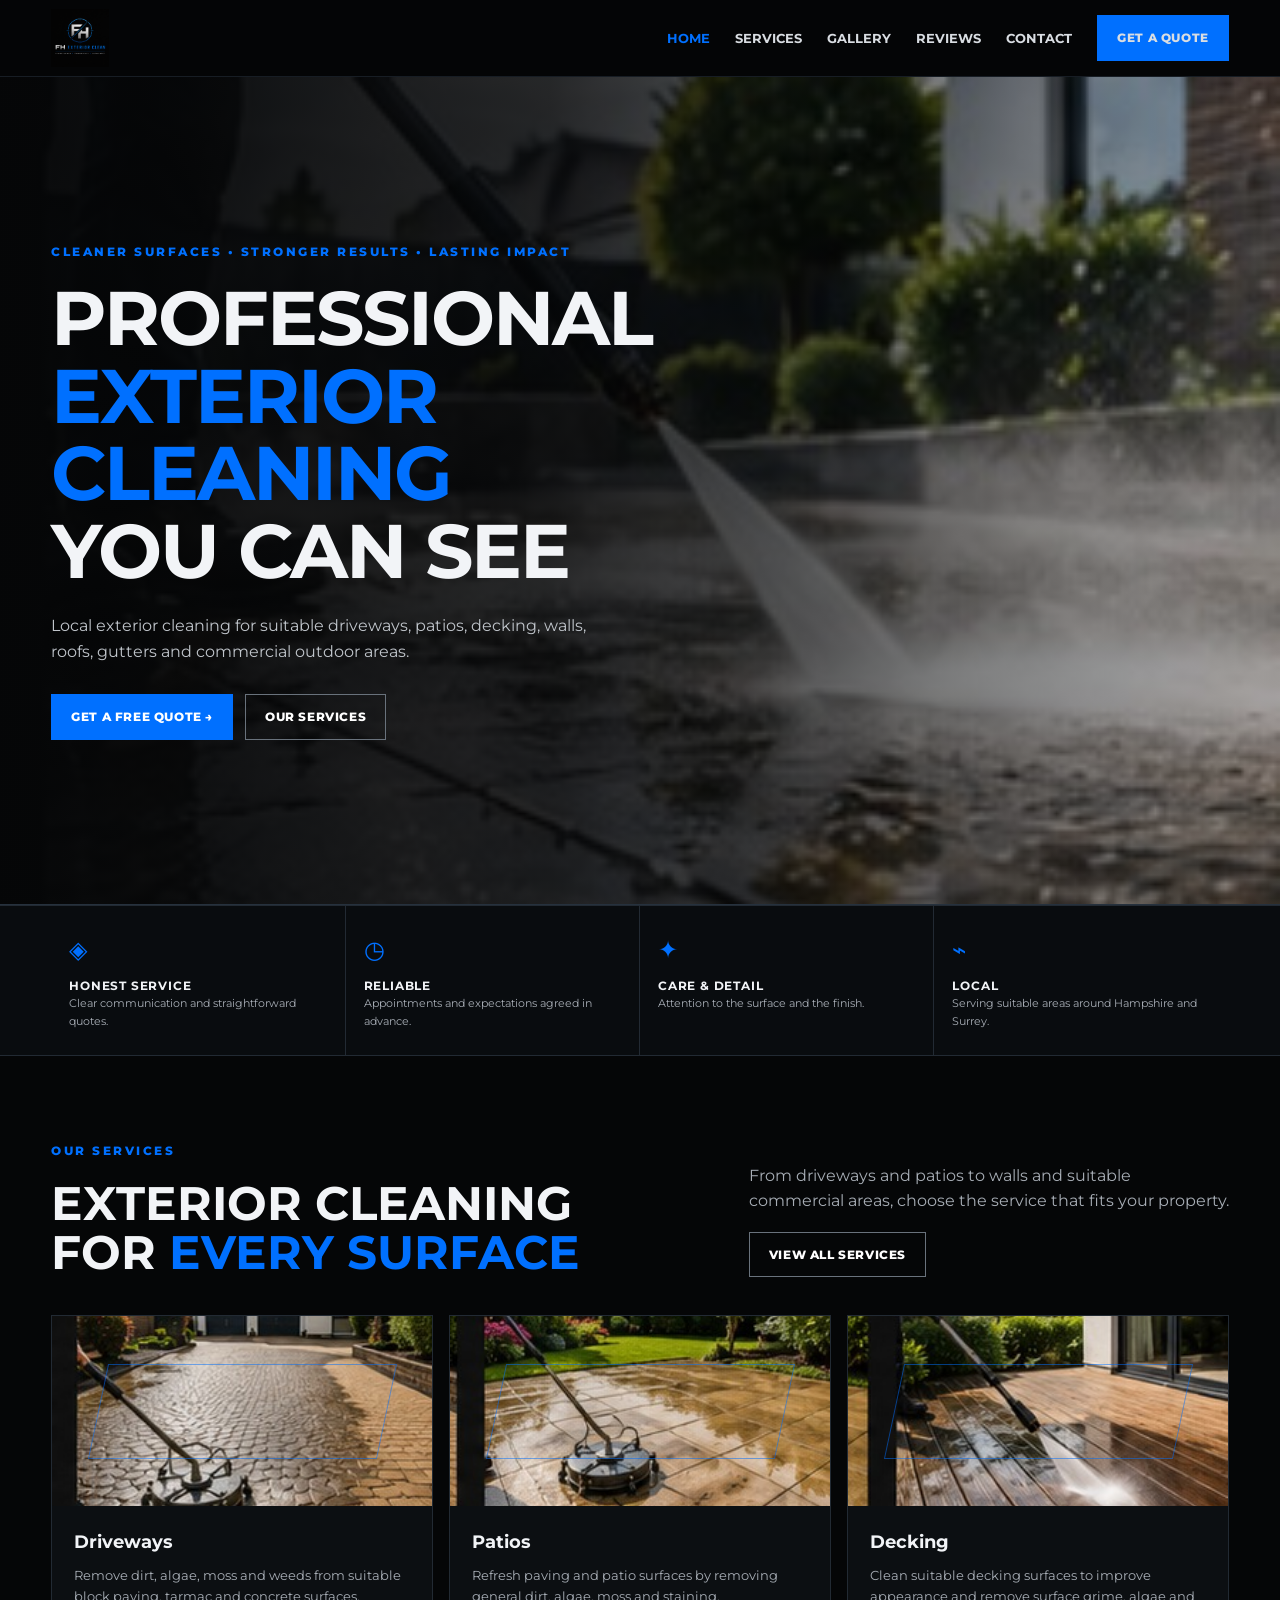
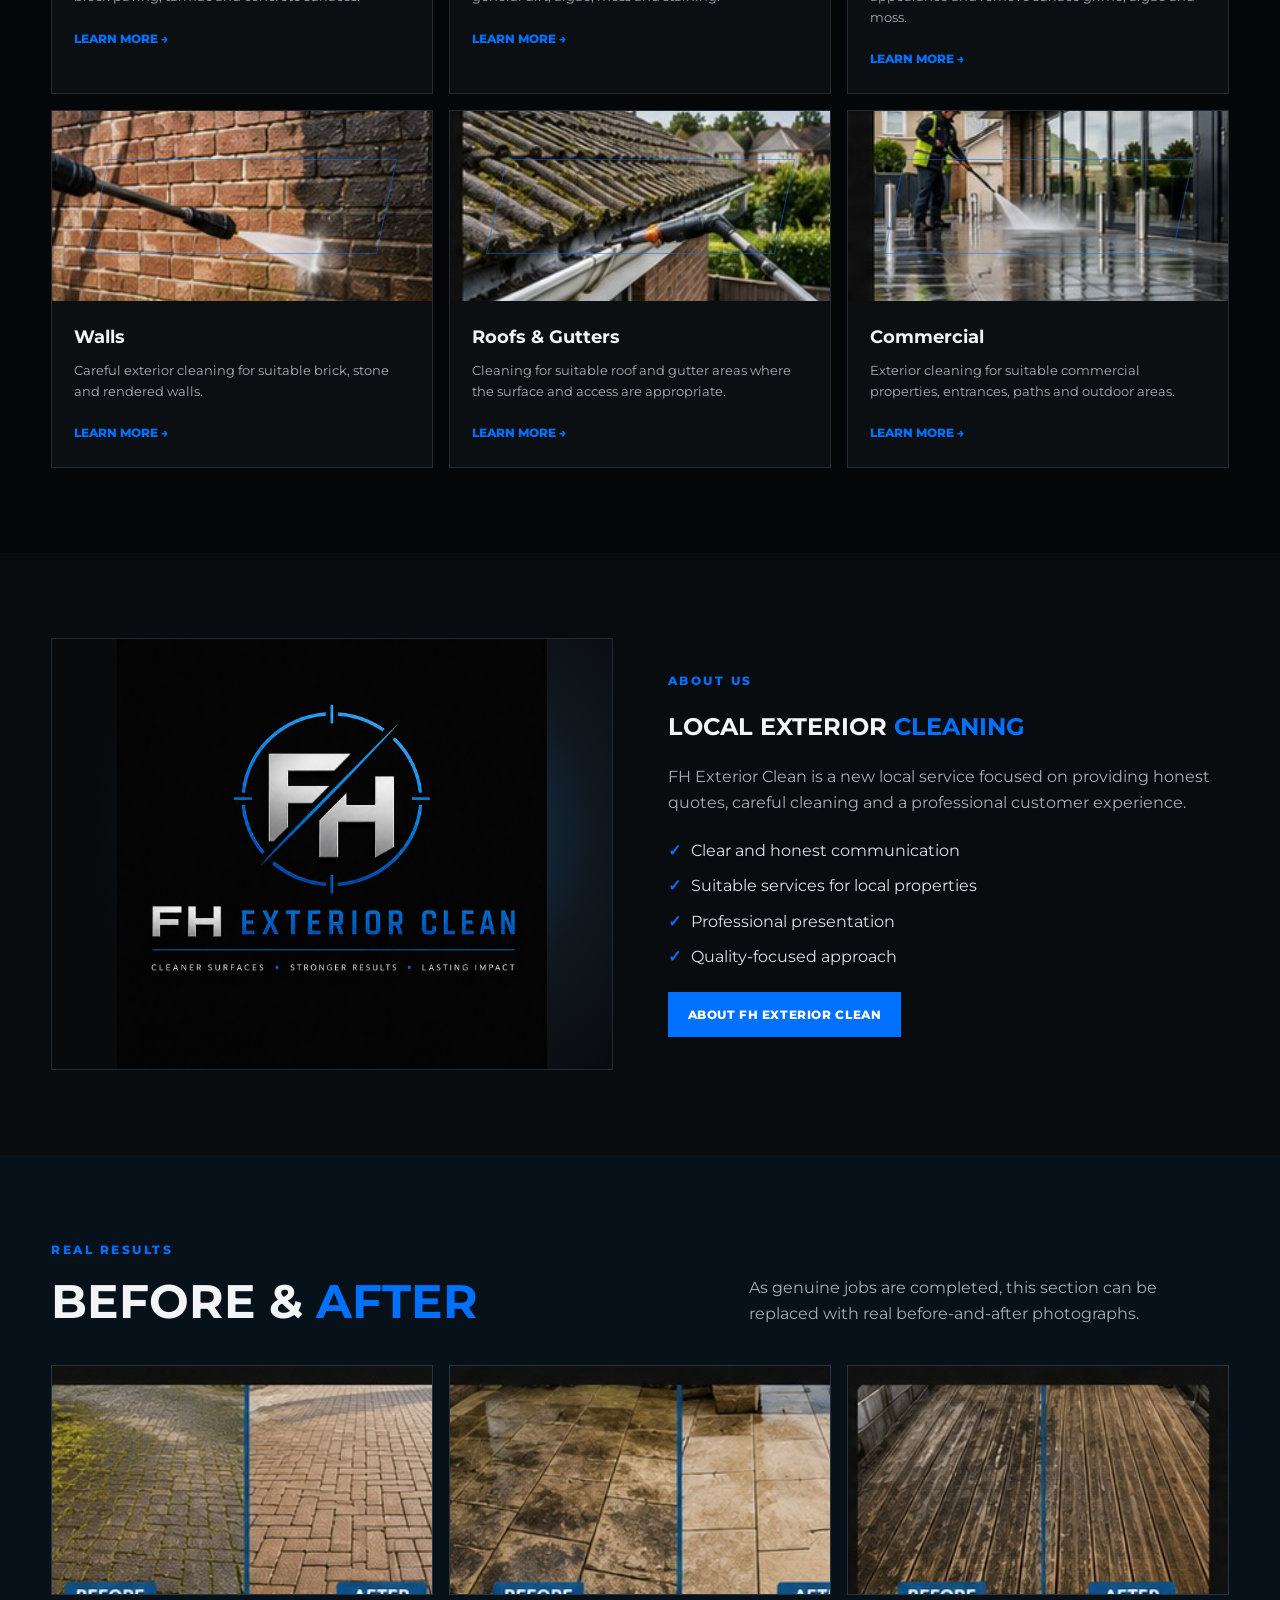
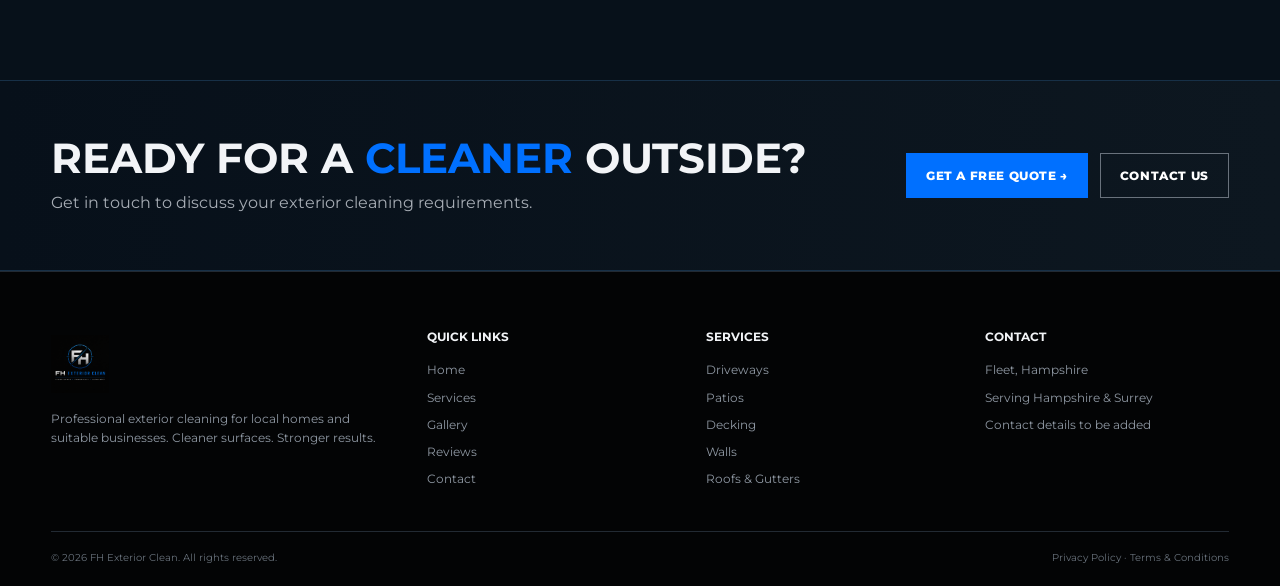
<file: index.html>
<!doctype html><html lang="en"><head><meta charset="utf-8"><meta name="viewport" content="width=device-width,initial-scale=1"><title>Home | FH Exterior Clean</title><link rel="preconnect" href="https://fonts.googleapis.com"><link rel="preconnect" href="https://fonts.gstatic.com" crossorigin><link href="https://fonts.googleapis.com/css2?family=Montserrat:wght@400;500;600;700;800;900&display=swap" rel="stylesheet"><link rel="stylesheet" href="css/style.css"></head><body>
<header class="topbar"><div class="container nav">
<a class="brand" href="index.html"><img class="brand-logo" src="images/fh-exterior-clean-logo.png" alt="FH Exterior Clean logo"></a>
<button class="menu" aria-label="Menu">☰</button>
<nav class="navlinks">
<a class="active" href="index.html">HOME</a>
<a class="" href="services.html">SERVICES</a>
<a class="" href="gallery.html">GALLERY</a>
<a class="" href="reviews.html">REVIEWS</a>
<a class="" href="contact.html">CONTACT</a>
<a class="btn" href="quote.html">GET A QUOTE</a>
</nav></div></header><main>
<section class="hero"><div class="container hero-content"><div class="kicker">CLEANER SURFACES • STRONGER RESULTS • LASTING IMPACT</div><h1>PROFESSIONAL <span class="blue">EXTERIOR CLEANING</span><br>YOU CAN SEE</h1><p>Local exterior cleaning for suitable driveways, patios, decking, walls, roofs, gutters and commercial outdoor areas.</p><div class="actions"><a class="btn" href="quote.html">GET A FREE QUOTE →</a><a class="btn outline" href="services.html">OUR SERVICES</a></div></div></section>
<div class="trust"><div class="container trust-grid">
<div class="trust-item"><div class="icon">◈</div><h4>HONEST SERVICE</h4><p>Clear communication and straightforward quotes.</p></div>
<div class="trust-item"><div class="icon">◷</div><h4>RELIABLE</h4><p>Appointments and expectations agreed in advance.</p></div>
<div class="trust-item"><div class="icon">✦</div><h4>CARE & DETAIL</h4><p>Attention to the surface and the finish.</p></div>
<div class="trust-item"><div class="icon">⌁</div><h4>LOCAL</h4><p>Serving suitable areas around Hampshire and Surrey.</p></div>
</div></div>
<section><div class="container"><div class="section-head"><div><div class="kicker">OUR SERVICES</div><h2>EXTERIOR CLEANING<br>FOR <span class="blue">EVERY SURFACE</span></h2></div><div><p>From driveways and patios to walls and suitable commercial areas, choose the service that fits your property.</p><a class="btn outline" style="margin-top:18px" href="services.html">VIEW ALL SERVICES</a></div></div><div class="cards"><article class="card"><div class="card-img"></div><div class="card-body"><h3>Driveways</h3><p>Remove dirt, algae, moss and weeds from suitable block paving, tarmac and concrete surfaces.</p><a class="learn" href="services.html">LEARN MORE →</a></div></article><article class="card"><div class="card-img"></div><div class="card-body"><h3>Patios</h3><p>Refresh paving and patio surfaces by removing general dirt, algae, moss and staining.</p><a class="learn" href="services.html">LEARN MORE →</a></div></article><article class="card"><div class="card-img"></div><div class="card-body"><h3>Decking</h3><p>Clean suitable decking surfaces to improve appearance and remove surface grime, algae and moss.</p><a class="learn" href="services.html">LEARN MORE →</a></div></article><article class="card"><div class="card-img"></div><div class="card-body"><h3>Walls</h3><p>Careful exterior cleaning for suitable brick, stone and rendered walls.</p><a class="learn" href="services.html">LEARN MORE →</a></div></article><article class="card"><div class="card-img"></div><div class="card-body"><h3>Roofs & Gutters</h3><p>Cleaning for suitable roof and gutter areas where the surface and access are appropriate.</p><a class="learn" href="services.html">LEARN MORE →</a></div></article><article class="card"><div class="card-img"></div><div class="card-body"><h3>Commercial</h3><p>Exterior cleaning for suitable commercial properties, entrances, paths and outdoor areas.</p><a class="learn" href="services.html">LEARN MORE →</a></div></article></div></div></section>
<section class="about"><div class="container about-grid"><div class="about-visual"><img class="about-logo" src="images/fh-exterior-clean-logo.png" alt="FH Exterior Clean logo"></div><div><div class="kicker">ABOUT US</div><h2>LOCAL EXTERIOR <span class="blue">CLEANING</span></h2><p style="color:#a7adb5;margin:18px 0">FH Exterior Clean is a new local service focused on providing honest quotes, careful cleaning and a professional customer experience.</p><ul class="checks"><li>Clear and honest communication</li><li>Suitable services for local properties</li><li>Professional presentation</li><li>Quality-focused approach</li></ul><a class="btn" href="about.html">ABOUT FH EXTERIOR CLEAN</a></div></div></section>
<section class="results"><div class="container"><div class="section-head"><div><div class="kicker">REAL RESULTS</div><h2>BEFORE & <span class="blue">AFTER</span></h2></div><p>As genuine jobs are completed, this section can be replaced with real before-and-after photographs.</p></div><div class="results-grid"><div class="result result-driveway"></div><div class="result result-patio"></div><div class="result result-decking"></div></div></div></section>
<div class="cta"><div class="container cta-row"><div><h2>READY FOR A <span class="blue">CLEANER</span> OUTSIDE?</h2><p>Get in touch to discuss your exterior cleaning requirements.</p></div><div class="actions"><a class="btn" href="quote.html">GET A FREE QUOTE →</a><a class="btn outline" href="contact.html">CONTACT US</a></div></div></div>
</main><footer><div class="container"><div class="footer-grid">
<div><a class="brand" href="index.html"><img class="brand-logo" src="images/fh-exterior-clean-logo.png" alt="FH Exterior Clean logo"></a><p style="margin-top:16px">Professional exterior cleaning for local homes and suitable businesses. Cleaner surfaces. Stronger results.</p></div>
<div><h4>QUICK LINKS</h4><a href="index.html">Home</a><a href="services.html">Services</a><a href="gallery.html">Gallery</a><a href="reviews.html">Reviews</a><a href="contact.html">Contact</a></div>
<div><h4>SERVICES</h4><a href="services.html">Driveways</a><a href="services.html">Patios</a><a href="services.html">Decking</a><a href="services.html">Walls</a><a href="services.html">Roofs & Gutters</a></div>
<div><h4>CONTACT</h4><p>Fleet, Hampshire</p><p>Serving Hampshire & Surrey</p><p>Contact details to be added</p></div>
</div><div class="footer-bottom"><span>© 2026 FH Exterior Clean. All rights reserved.</span><span>Privacy Policy · Terms & Conditions</span></div></div></footer><script src="js/script.js"></script></body></html>
</file>
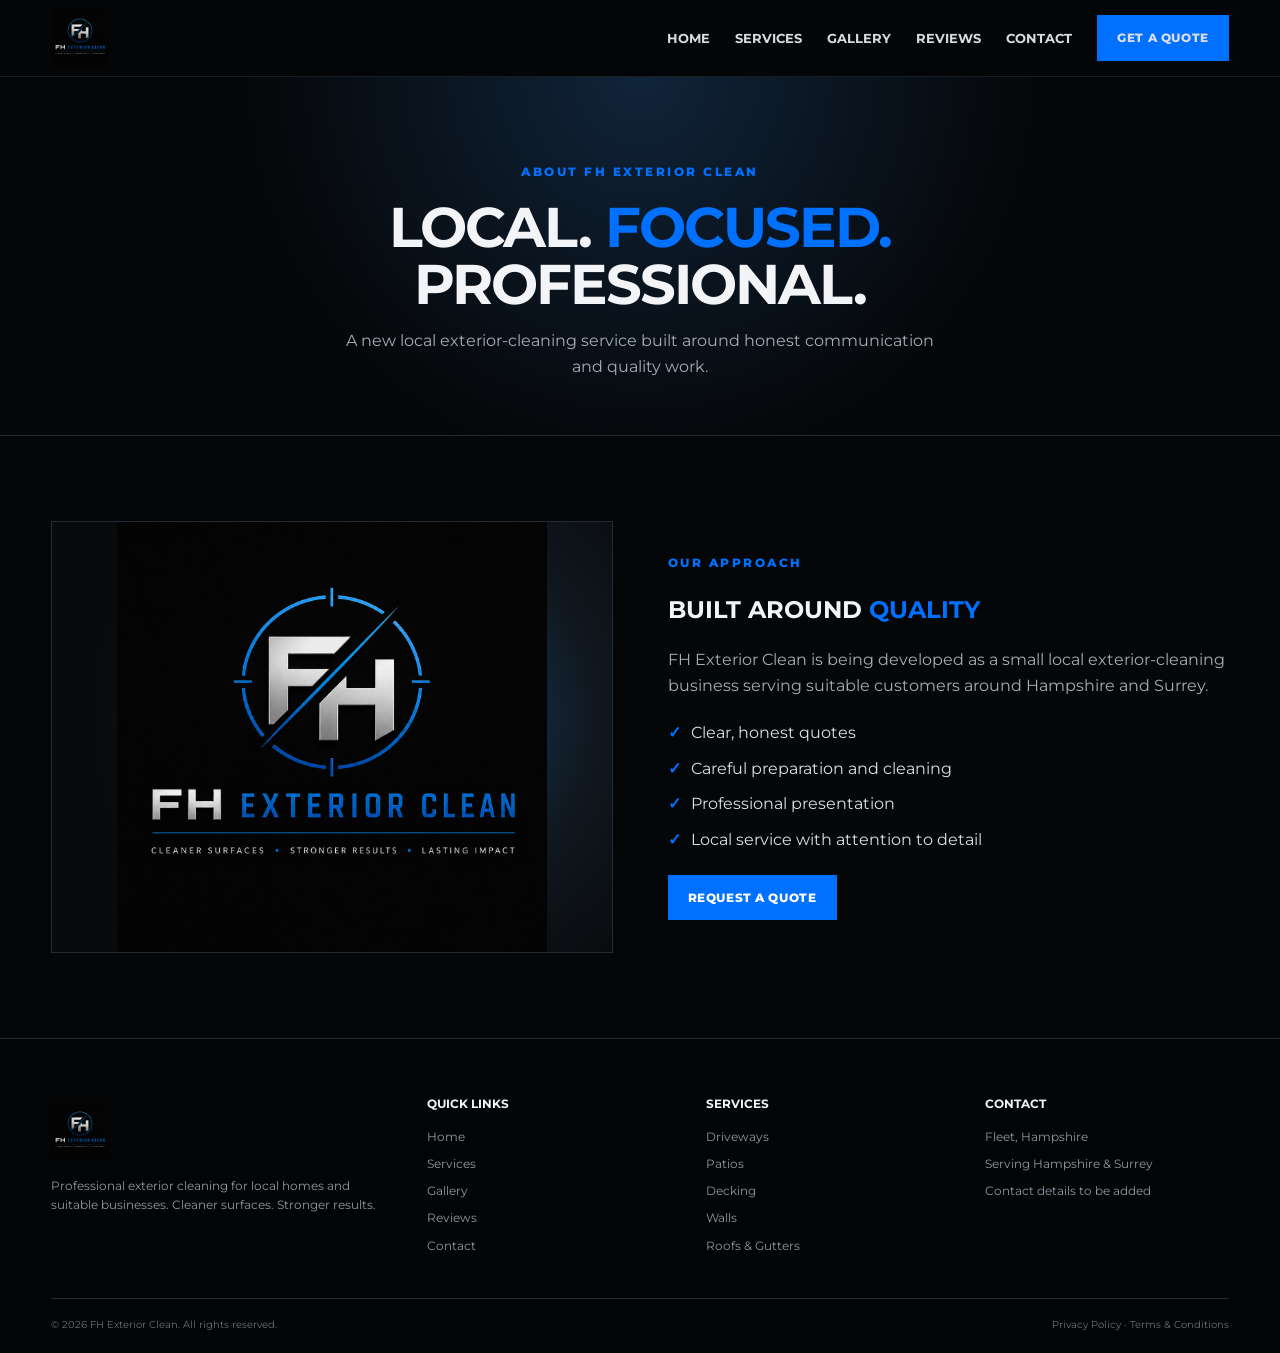
<file: about.html>
<!doctype html><html lang="en"><head><meta charset="utf-8"><meta name="viewport" content="width=device-width,initial-scale=1"><title>About | FH Exterior Clean</title><link rel="preconnect" href="https://fonts.googleapis.com"><link rel="preconnect" href="https://fonts.gstatic.com" crossorigin><link href="https://fonts.googleapis.com/css2?family=Montserrat:wght@400;500;600;700;800;900&display=swap" rel="stylesheet"><link rel="stylesheet" href="css/style.css"></head><body>
<header class="topbar"><div class="container nav">
<a class="brand" href="index.html"><img class="brand-logo" src="images/fh-exterior-clean-logo.png" alt="FH Exterior Clean logo"></a>
<button class="menu" aria-label="Menu">☰</button>
<nav class="navlinks">
<a class="" href="index.html">HOME</a>
<a class="" href="services.html">SERVICES</a>
<a class="" href="gallery.html">GALLERY</a>
<a class="" href="reviews.html">REVIEWS</a>
<a class="" href="contact.html">CONTACT</a>
<a class="btn" href="quote.html">GET A QUOTE</a>
</nav></div></header><main><div class="page-hero"><div class="container"><div class="kicker">ABOUT FH EXTERIOR CLEAN</div><h1>LOCAL. <span class="blue">FOCUSED.</span> PROFESSIONAL.</h1><p>A new local exterior-cleaning service built around honest communication and quality work.</p></div></div><section><div class="container about-grid"><div class="about-visual"><img class="about-logo" src="images/fh-exterior-clean-logo.png" alt="FH Exterior Clean logo"></div><div><div class="kicker">OUR APPROACH</div><h2>BUILT AROUND <span class="blue">QUALITY</span></h2><p style="color:#a7adb5;margin:18px 0">FH Exterior Clean is being developed as a small local exterior-cleaning business serving suitable customers around Hampshire and Surrey.</p><ul class="checks"><li>Clear, honest quotes</li><li>Careful preparation and cleaning</li><li>Professional presentation</li><li>Local service with attention to detail</li></ul><a class="btn" href="quote.html">REQUEST A QUOTE</a></div></div></section></main><footer><div class="container"><div class="footer-grid">
<div><a class="brand" href="index.html"><img class="brand-logo" src="images/fh-exterior-clean-logo.png" alt="FH Exterior Clean logo"></a><p style="margin-top:16px">Professional exterior cleaning for local homes and suitable businesses. Cleaner surfaces. Stronger results.</p></div>
<div><h4>QUICK LINKS</h4><a href="index.html">Home</a><a href="services.html">Services</a><a href="gallery.html">Gallery</a><a href="reviews.html">Reviews</a><a href="contact.html">Contact</a></div>
<div><h4>SERVICES</h4><a href="services.html">Driveways</a><a href="services.html">Patios</a><a href="services.html">Decking</a><a href="services.html">Walls</a><a href="services.html">Roofs & Gutters</a></div>
<div><h4>CONTACT</h4><p>Fleet, Hampshire</p><p>Serving Hampshire & Surrey</p><p>Contact details to be added</p></div>
</div><div class="footer-bottom"><span>© 2026 FH Exterior Clean. All rights reserved.</span><span>Privacy Policy · Terms & Conditions</span></div></div></footer><script src="js/script.js"></script></body></html>
</file>
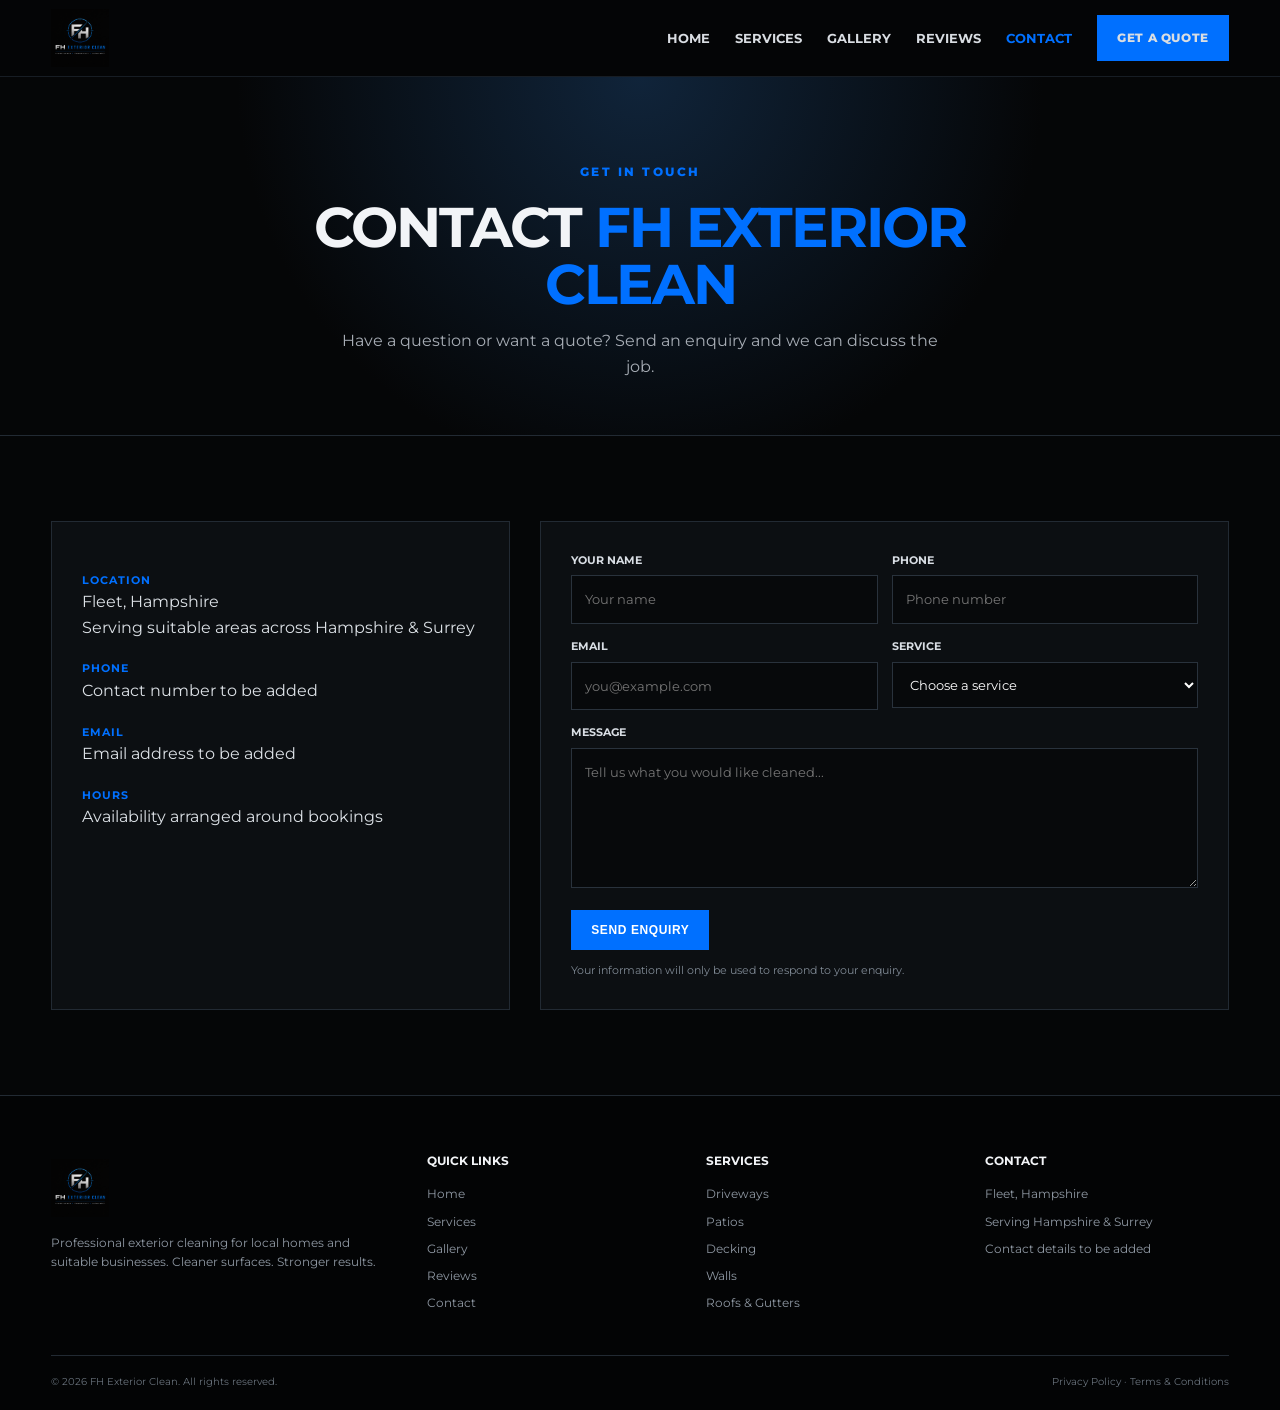
<file: contact.html>
<!doctype html><html lang="en"><head><meta charset="utf-8"><meta name="viewport" content="width=device-width,initial-scale=1"><title>Contact | FH Exterior Clean</title><link rel="preconnect" href="https://fonts.googleapis.com"><link rel="preconnect" href="https://fonts.gstatic.com" crossorigin><link href="https://fonts.googleapis.com/css2?family=Montserrat:wght@400;500;600;700;800;900&display=swap" rel="stylesheet"><link rel="stylesheet" href="css/style.css"></head><body>
<header class="topbar"><div class="container nav">
<a class="brand" href="index.html"><img class="brand-logo" src="images/fh-exterior-clean-logo.png" alt="FH Exterior Clean logo"></a>
<button class="menu" aria-label="Menu">☰</button>
<nav class="navlinks">
<a class="" href="index.html">HOME</a>
<a class="" href="services.html">SERVICES</a>
<a class="" href="gallery.html">GALLERY</a>
<a class="" href="reviews.html">REVIEWS</a>
<a class="active" href="contact.html">CONTACT</a>
<a class="btn" href="quote.html">GET A QUOTE</a>
</nav></div></header><main><div class="page-hero"><div class="container"><div class="kicker">GET IN TOUCH</div><h1>CONTACT <span class="blue">FH EXTERIOR CLEAN</span></h1><p>Have a question or want a quote? Send an enquiry and we can discuss the job.</p></div></div><section><div class="container form-wrap"><div class="contact-info"><div><strong>LOCATION</strong><span>Fleet, Hampshire<br>Serving suitable areas across Hampshire & Surrey</span></div><div><strong>PHONE</strong><span>Contact number to be added</span></div><div><strong>EMAIL</strong><span>Email address to be added</span></div><div><strong>HOURS</strong><span>Availability arranged around bookings</span></div></div><form><div class="form-grid"><div><label>YOUR NAME</label><input required placeholder="Your name"></div><div><label>PHONE</label><input placeholder="Phone number"></div><div><label>EMAIL</label><input type="email" required placeholder="you@example.com"></div><div><label>SERVICE</label><select><option>Choose a service</option><option>Driveway cleaning</option><option>Patio cleaning</option><option>Decking cleaning</option><option>Wall cleaning</option><option>Roofs & gutters</option><option>Commercial</option></select></div><div class="full"><label>MESSAGE</label><textarea placeholder="Tell us what you would like cleaned..."></textarea></div><div class="full"><button class="btn" type="submit">SEND ENQUIRY</button><p class="form-note">Your information will only be used to respond to your enquiry.</p></div></div></form></div></section></main><footer><div class="container"><div class="footer-grid">
<div><a class="brand" href="index.html"><img class="brand-logo" src="images/fh-exterior-clean-logo.png" alt="FH Exterior Clean logo"></a><p style="margin-top:16px">Professional exterior cleaning for local homes and suitable businesses. Cleaner surfaces. Stronger results.</p></div>
<div><h4>QUICK LINKS</h4><a href="index.html">Home</a><a href="services.html">Services</a><a href="gallery.html">Gallery</a><a href="reviews.html">Reviews</a><a href="contact.html">Contact</a></div>
<div><h4>SERVICES</h4><a href="services.html">Driveways</a><a href="services.html">Patios</a><a href="services.html">Decking</a><a href="services.html">Walls</a><a href="services.html">Roofs & Gutters</a></div>
<div><h4>CONTACT</h4><p>Fleet, Hampshire</p><p>Serving Hampshire & Surrey</p><p>Contact details to be added</p></div>
</div><div class="footer-bottom"><span>© 2026 FH Exterior Clean. All rights reserved.</span><span>Privacy Policy · Terms & Conditions</span></div></div></footer><script src="js/script.js"></script></body></html>
</file>
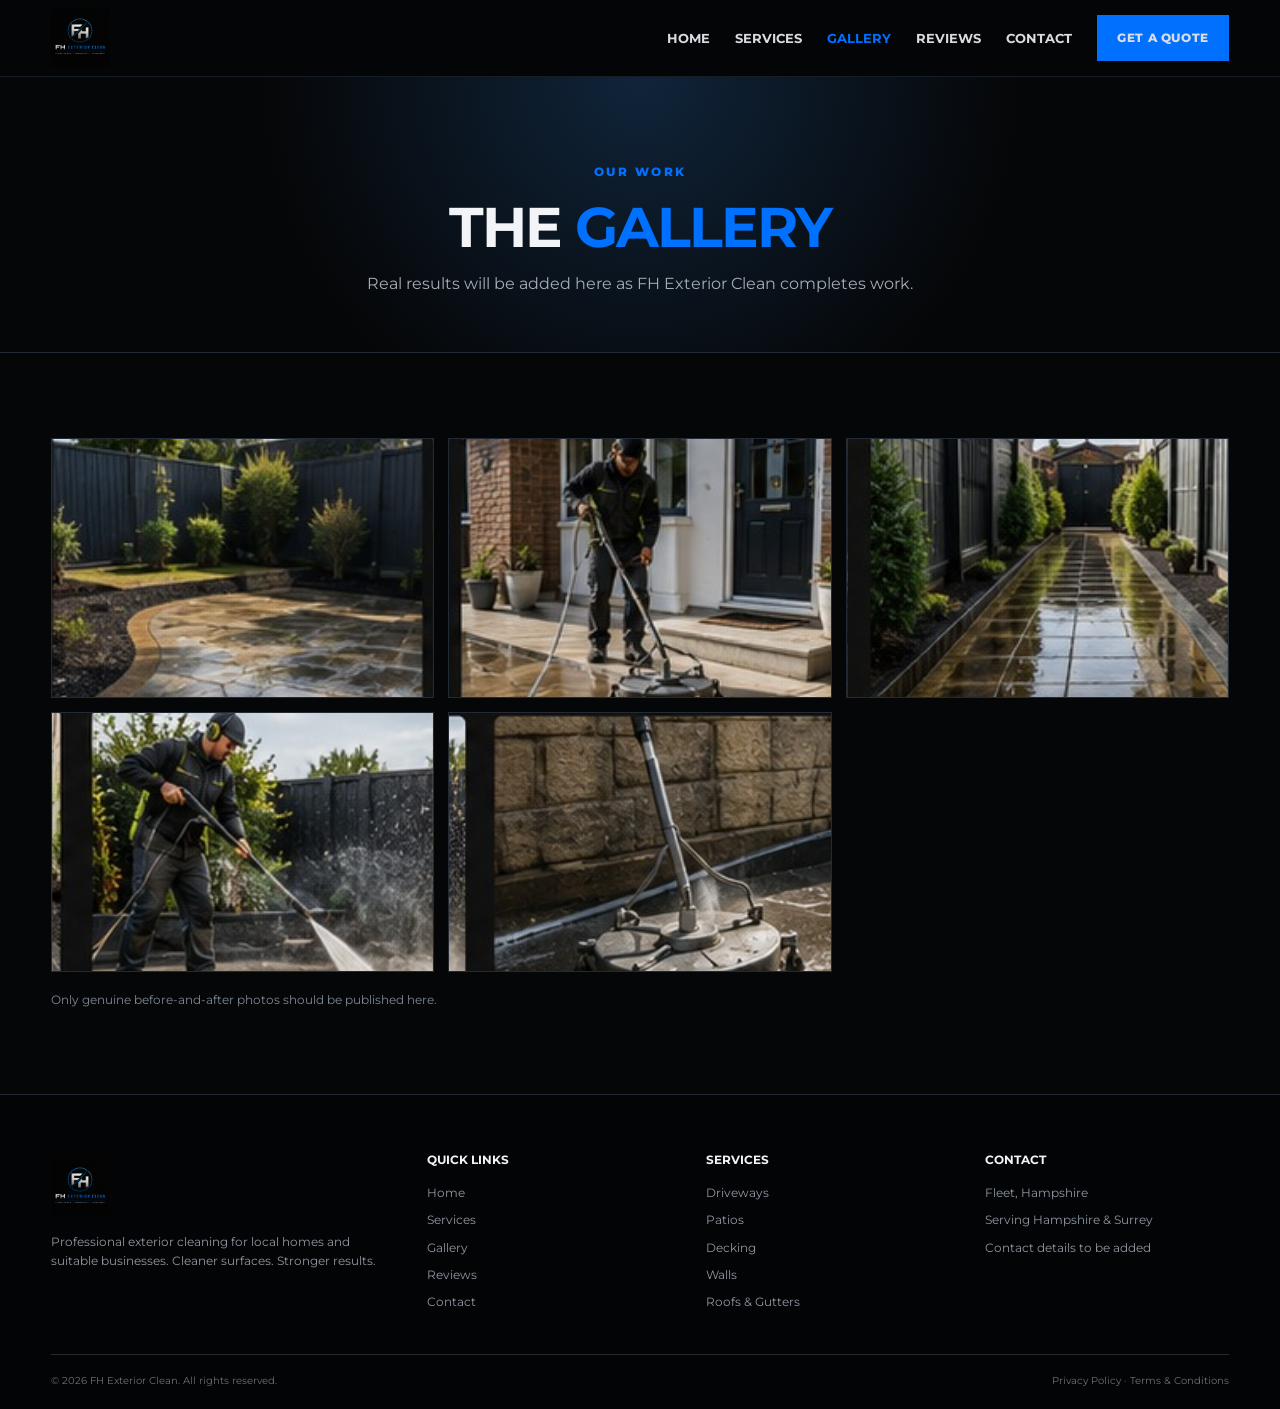
<file: gallery.html>
<!doctype html><html lang="en"><head><meta charset="utf-8"><meta name="viewport" content="width=device-width,initial-scale=1"><title>Gallery | FH Exterior Clean</title><link rel="preconnect" href="https://fonts.googleapis.com"><link rel="preconnect" href="https://fonts.gstatic.com" crossorigin><link href="https://fonts.googleapis.com/css2?family=Montserrat:wght@400;500;600;700;800;900&display=swap" rel="stylesheet"><link rel="stylesheet" href="css/style.css"></head><body>
<header class="topbar"><div class="container nav">
<a class="brand" href="index.html"><img class="brand-logo" src="images/fh-exterior-clean-logo.png" alt="FH Exterior Clean logo"></a>
<button class="menu" aria-label="Menu">☰</button>
<nav class="navlinks">
<a class="" href="index.html">HOME</a>
<a class="" href="services.html">SERVICES</a>
<a class="active" href="gallery.html">GALLERY</a>
<a class="" href="reviews.html">REVIEWS</a>
<a class="" href="contact.html">CONTACT</a>
<a class="btn" href="quote.html">GET A QUOTE</a>
</nav></div></header><main><div class="page-hero"><div class="container"><div class="kicker">OUR WORK</div><h1>THE <span class="blue">GALLERY</span></h1><p>Real results will be added here as FH Exterior Clean completes work.</p></div></div><section><div class="container"><div class="gallery-grid"><div class="gallery-item gallery-img-1"></div><div class="gallery-item gallery-img-2"></div><div class="gallery-item gallery-img-3"></div><div class="gallery-item gallery-img-4"></div><div class="gallery-item gallery-img-5"></div></div><p style="color:#7f8994;margin-top:18px;font-size:12px">Only genuine before-and-after photos should be published here.</p></div></section></main><footer><div class="container"><div class="footer-grid">
<div><a class="brand" href="index.html"><img class="brand-logo" src="images/fh-exterior-clean-logo.png" alt="FH Exterior Clean logo"></a><p style="margin-top:16px">Professional exterior cleaning for local homes and suitable businesses. Cleaner surfaces. Stronger results.</p></div>
<div><h4>QUICK LINKS</h4><a href="index.html">Home</a><a href="services.html">Services</a><a href="gallery.html">Gallery</a><a href="reviews.html">Reviews</a><a href="contact.html">Contact</a></div>
<div><h4>SERVICES</h4><a href="services.html">Driveways</a><a href="services.html">Patios</a><a href="services.html">Decking</a><a href="services.html">Walls</a><a href="services.html">Roofs & Gutters</a></div>
<div><h4>CONTACT</h4><p>Fleet, Hampshire</p><p>Serving Hampshire & Surrey</p><p>Contact details to be added</p></div>
</div><div class="footer-bottom"><span>© 2026 FH Exterior Clean. All rights reserved.</span><span>Privacy Policy · Terms & Conditions</span></div></div></footer><script src="js/script.js"></script></body></html>
</file>
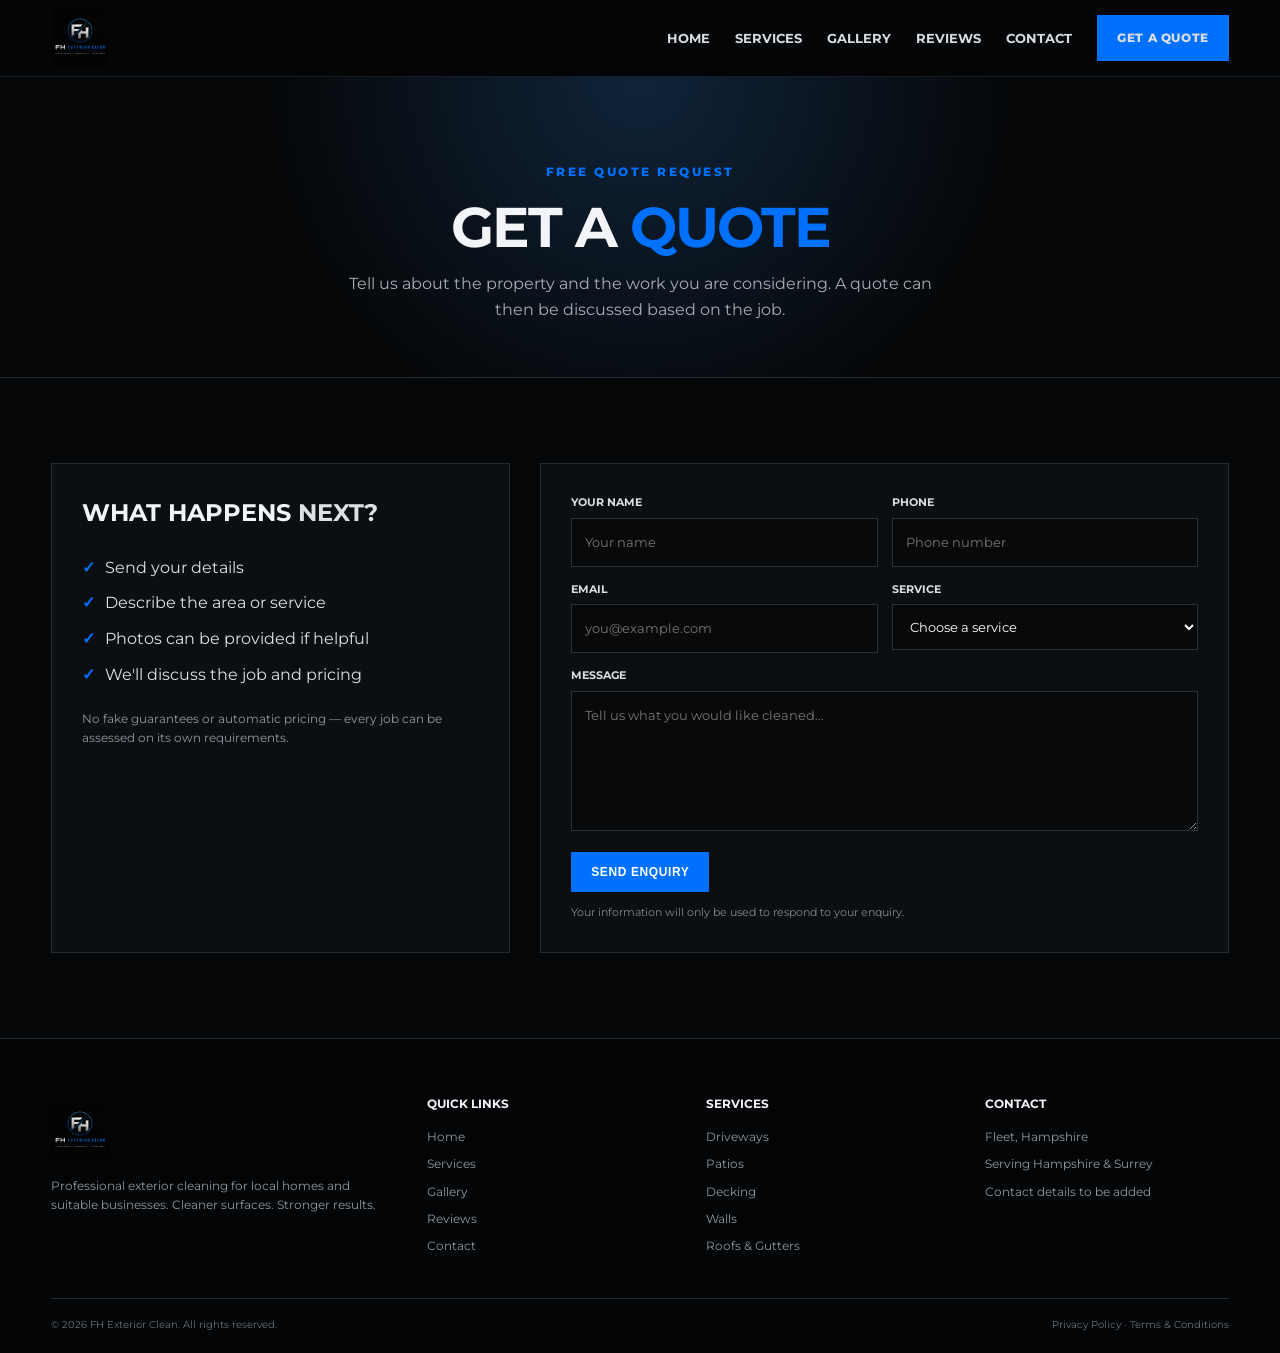
<file: quote.html>
<!doctype html><html lang="en"><head><meta charset="utf-8"><meta name="viewport" content="width=device-width,initial-scale=1"><title>Get a Quote | FH Exterior Clean</title><link rel="preconnect" href="https://fonts.googleapis.com"><link rel="preconnect" href="https://fonts.gstatic.com" crossorigin><link href="https://fonts.googleapis.com/css2?family=Montserrat:wght@400;500;600;700;800;900&display=swap" rel="stylesheet"><link rel="stylesheet" href="css/style.css"></head><body>
<header class="topbar"><div class="container nav">
<a class="brand" href="index.html"><img class="brand-logo" src="images/fh-exterior-clean-logo.png" alt="FH Exterior Clean logo"></a>
<button class="menu" aria-label="Menu">☰</button>
<nav class="navlinks">
<a class="" href="index.html">HOME</a>
<a class="" href="services.html">SERVICES</a>
<a class="" href="gallery.html">GALLERY</a>
<a class="" href="reviews.html">REVIEWS</a>
<a class="" href="contact.html">CONTACT</a>
<a class="btn" href="quote.html">GET A QUOTE</a>
</nav></div></header><main><div class="page-hero"><div class="container"><div class="kicker">FREE QUOTE REQUEST</div><h1>GET A <span class="blue">QUOTE</span></h1><p>Tell us about the property and the work you are considering. A quote can then be discussed based on the job.</p></div></div><section><div class="container form-wrap"><div class="contact-info"><h2>WHAT HAPPENS <span class="blue">NEXT?</span></h2><ul class="checks"><li>Send your details</li><li>Describe the area or service</li><li>Photos can be provided if helpful</li><li>We'll discuss the job and pricing</li></ul><p style="color:#8f98a3;font-size:12px">No fake guarantees or automatic pricing — every job can be assessed on its own requirements.</p></div><form><div class="form-grid"><div><label>YOUR NAME</label><input required placeholder="Your name"></div><div><label>PHONE</label><input placeholder="Phone number"></div><div><label>EMAIL</label><input type="email" required placeholder="you@example.com"></div><div><label>SERVICE</label><select><option>Choose a service</option><option>Driveway cleaning</option><option>Patio cleaning</option><option>Decking cleaning</option><option>Wall cleaning</option><option>Roofs & gutters</option><option>Commercial</option></select></div><div class="full"><label>MESSAGE</label><textarea placeholder="Tell us what you would like cleaned..."></textarea></div><div class="full"><button class="btn" type="submit">SEND ENQUIRY</button><p class="form-note">Your information will only be used to respond to your enquiry.</p></div></div></form></div></section></main><footer><div class="container"><div class="footer-grid">
<div><a class="brand" href="index.html"><img class="brand-logo" src="images/fh-exterior-clean-logo.png" alt="FH Exterior Clean logo"></a><p style="margin-top:16px">Professional exterior cleaning for local homes and suitable businesses. Cleaner surfaces. Stronger results.</p></div>
<div><h4>QUICK LINKS</h4><a href="index.html">Home</a><a href="services.html">Services</a><a href="gallery.html">Gallery</a><a href="reviews.html">Reviews</a><a href="contact.html">Contact</a></div>
<div><h4>SERVICES</h4><a href="services.html">Driveways</a><a href="services.html">Patios</a><a href="services.html">Decking</a><a href="services.html">Walls</a><a href="services.html">Roofs & Gutters</a></div>
<div><h4>CONTACT</h4><p>Fleet, Hampshire</p><p>Serving Hampshire & Surrey</p><p>Contact details to be added</p></div>
</div><div class="footer-bottom"><span>© 2026 FH Exterior Clean. All rights reserved.</span><span>Privacy Policy · Terms & Conditions</span></div></div></footer><script src="js/script.js"></script></body></html>
</file>
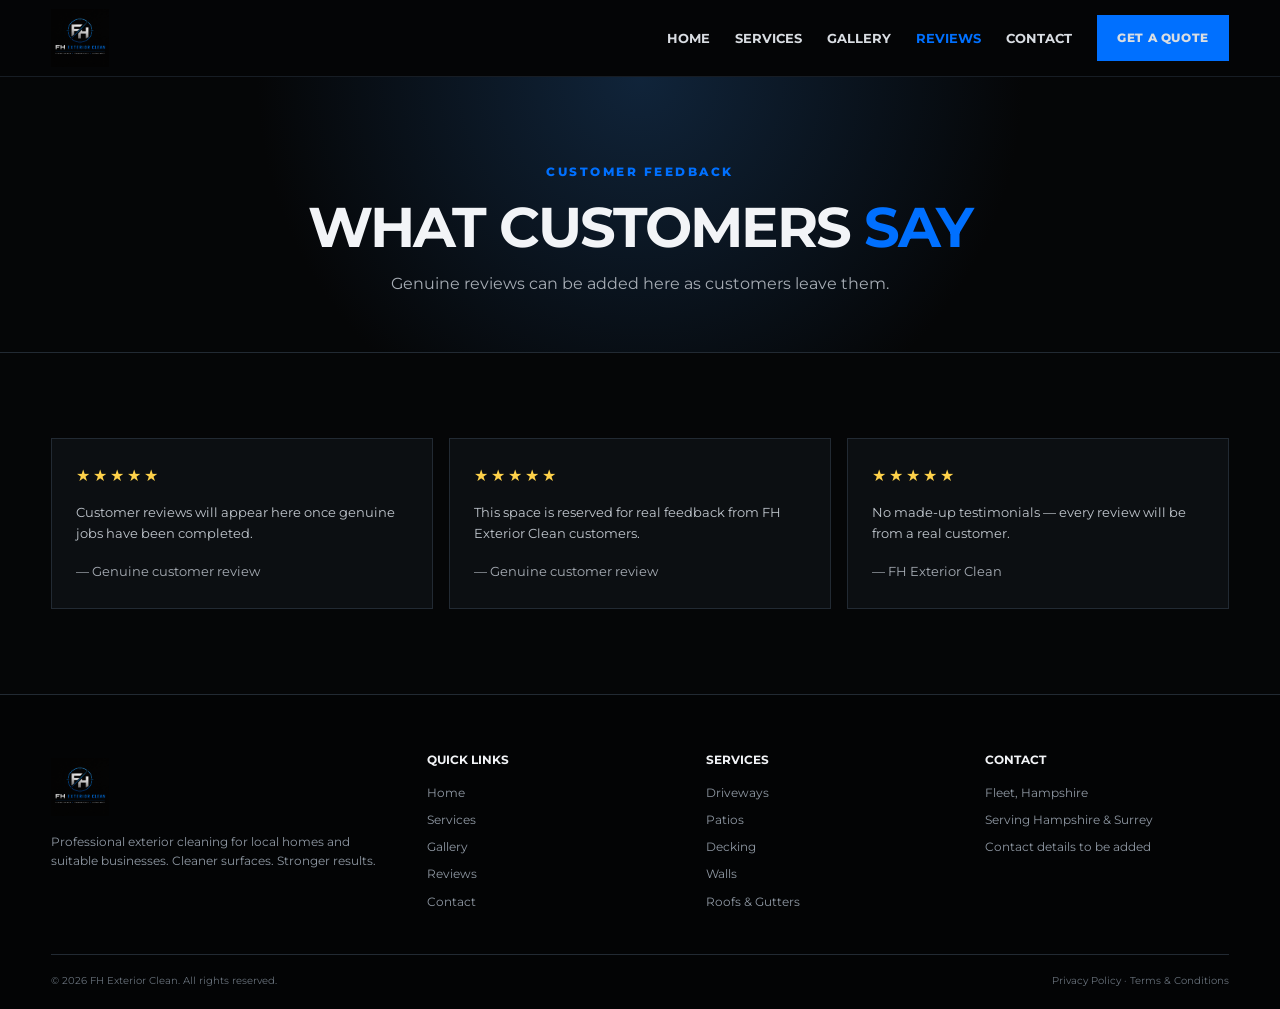
<file: reviews.html>
<!doctype html><html lang="en"><head><meta charset="utf-8"><meta name="viewport" content="width=device-width,initial-scale=1"><title>Reviews | FH Exterior Clean</title><link rel="preconnect" href="https://fonts.googleapis.com"><link rel="preconnect" href="https://fonts.gstatic.com" crossorigin><link href="https://fonts.googleapis.com/css2?family=Montserrat:wght@400;500;600;700;800;900&display=swap" rel="stylesheet"><link rel="stylesheet" href="css/style.css"></head><body>
<header class="topbar"><div class="container nav">
<a class="brand" href="index.html"><img class="brand-logo" src="images/fh-exterior-clean-logo.png" alt="FH Exterior Clean logo"></a>
<button class="menu" aria-label="Menu">☰</button>
<nav class="navlinks">
<a class="" href="index.html">HOME</a>
<a class="" href="services.html">SERVICES</a>
<a class="" href="gallery.html">GALLERY</a>
<a class="active" href="reviews.html">REVIEWS</a>
<a class="" href="contact.html">CONTACT</a>
<a class="btn" href="quote.html">GET A QUOTE</a>
</nav></div></header><main><div class="page-hero"><div class="container"><div class="kicker">CUSTOMER FEEDBACK</div><h1>WHAT CUSTOMERS <span class="blue">SAY</span></h1><p>Genuine reviews can be added here as customers leave them.</p></div></div><section><div class="container"><div class="reviews">
<div class="review"><div class="stars">★★★★★</div><p>Customer reviews will appear here once genuine jobs have been completed.</p><small>— Genuine customer review</small></div>
<div class="review"><div class="stars">★★★★★</div><p>This space is reserved for real feedback from FH Exterior Clean customers.</p><small>— Genuine customer review</small></div>
<div class="review"><div class="stars">★★★★★</div><p>No made-up testimonials — every review will be from a real customer.</p><small>— FH Exterior Clean</small></div>
</div></div></section></main><footer><div class="container"><div class="footer-grid">
<div><a class="brand" href="index.html"><img class="brand-logo" src="images/fh-exterior-clean-logo.png" alt="FH Exterior Clean logo"></a><p style="margin-top:16px">Professional exterior cleaning for local homes and suitable businesses. Cleaner surfaces. Stronger results.</p></div>
<div><h4>QUICK LINKS</h4><a href="index.html">Home</a><a href="services.html">Services</a><a href="gallery.html">Gallery</a><a href="reviews.html">Reviews</a><a href="contact.html">Contact</a></div>
<div><h4>SERVICES</h4><a href="services.html">Driveways</a><a href="services.html">Patios</a><a href="services.html">Decking</a><a href="services.html">Walls</a><a href="services.html">Roofs & Gutters</a></div>
<div><h4>CONTACT</h4><p>Fleet, Hampshire</p><p>Serving Hampshire & Surrey</p><p>Contact details to be added</p></div>
</div><div class="footer-bottom"><span>© 2026 FH Exterior Clean. All rights reserved.</span><span>Privacy Policy · Terms & Conditions</span></div></div></footer><script src="js/script.js"></script></body></html>
</file>
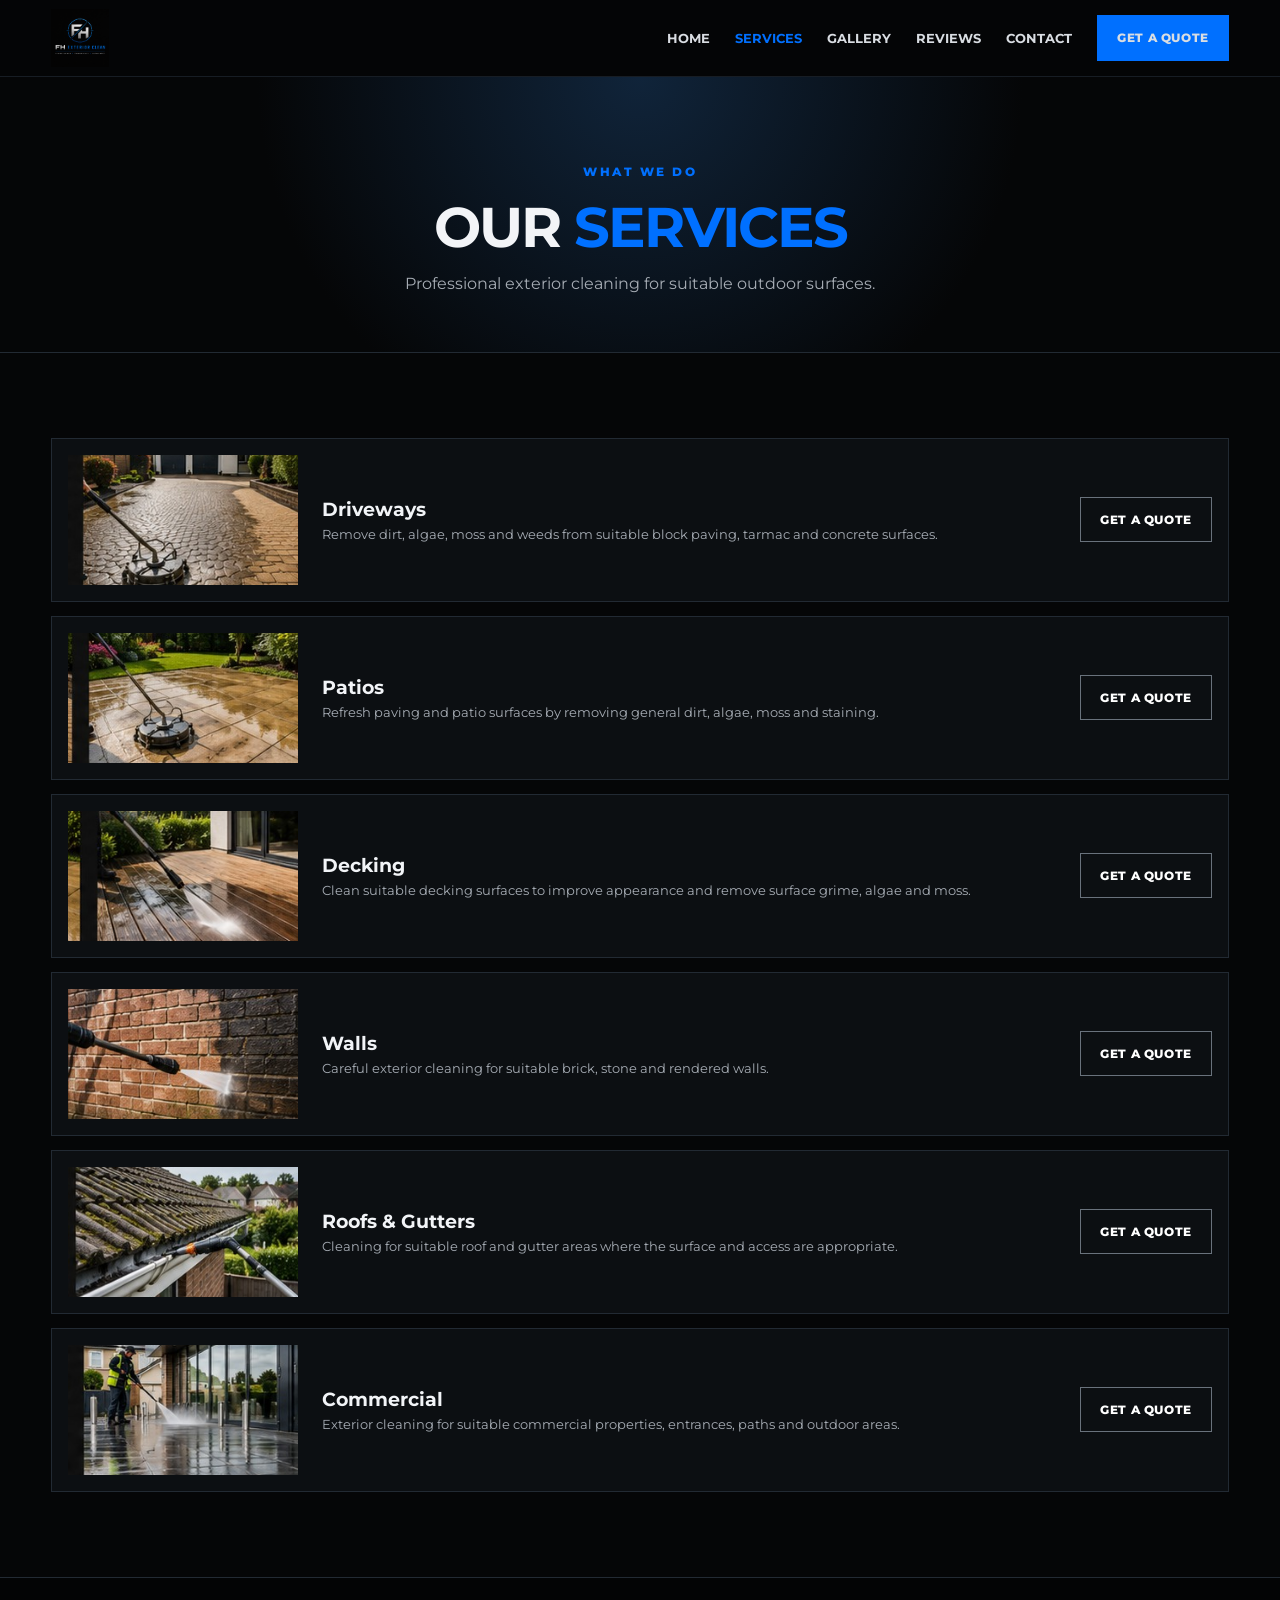
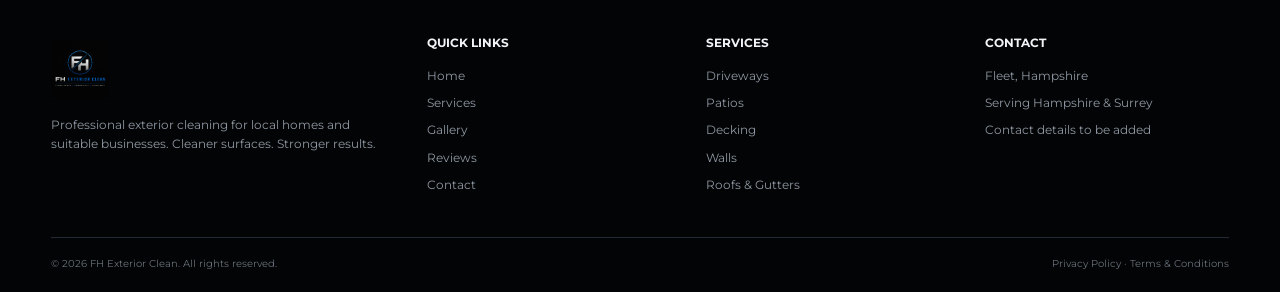
<file: services.html>
<!doctype html><html lang="en"><head><meta charset="utf-8"><meta name="viewport" content="width=device-width,initial-scale=1"><title>Services | FH Exterior Clean</title><link rel="preconnect" href="https://fonts.googleapis.com"><link rel="preconnect" href="https://fonts.gstatic.com" crossorigin><link href="https://fonts.googleapis.com/css2?family=Montserrat:wght@400;500;600;700;800;900&display=swap" rel="stylesheet"><link rel="stylesheet" href="css/style.css"></head><body>
<header class="topbar"><div class="container nav">
<a class="brand" href="index.html"><img class="brand-logo" src="images/fh-exterior-clean-logo.png" alt="FH Exterior Clean logo"></a>
<button class="menu" aria-label="Menu">☰</button>
<nav class="navlinks">
<a class="" href="index.html">HOME</a>
<a class="active" href="services.html">SERVICES</a>
<a class="" href="gallery.html">GALLERY</a>
<a class="" href="reviews.html">REVIEWS</a>
<a class="" href="contact.html">CONTACT</a>
<a class="btn" href="quote.html">GET A QUOTE</a>
</nav></div></header><main><div class="page-hero"><div class="container"><div class="kicker">WHAT WE DO</div><h1>OUR <span class="blue">SERVICES</span></h1><p>Professional exterior cleaning for suitable outdoor surfaces.</p></div></div><section><div class="container"><div class="service-list"><article class="service-row"><div class="service-thumb"></div><div><h3>Driveways</h3><p>Remove dirt, algae, moss and weeds from suitable block paving, tarmac and concrete surfaces.</p></div><a class="btn outline" href="quote.html">GET A QUOTE</a></article><article class="service-row"><div class="service-thumb"></div><div><h3>Patios</h3><p>Refresh paving and patio surfaces by removing general dirt, algae, moss and staining.</p></div><a class="btn outline" href="quote.html">GET A QUOTE</a></article><article class="service-row"><div class="service-thumb"></div><div><h3>Decking</h3><p>Clean suitable decking surfaces to improve appearance and remove surface grime, algae and moss.</p></div><a class="btn outline" href="quote.html">GET A QUOTE</a></article><article class="service-row"><div class="service-thumb"></div><div><h3>Walls</h3><p>Careful exterior cleaning for suitable brick, stone and rendered walls.</p></div><a class="btn outline" href="quote.html">GET A QUOTE</a></article><article class="service-row"><div class="service-thumb"></div><div><h3>Roofs & Gutters</h3><p>Cleaning for suitable roof and gutter areas where the surface and access are appropriate.</p></div><a class="btn outline" href="quote.html">GET A QUOTE</a></article><article class="service-row"><div class="service-thumb"></div><div><h3>Commercial</h3><p>Exterior cleaning for suitable commercial properties, entrances, paths and outdoor areas.</p></div><a class="btn outline" href="quote.html">GET A QUOTE</a></article></div></div></section></main><footer><div class="container"><div class="footer-grid">
<div><a class="brand" href="index.html"><img class="brand-logo" src="images/fh-exterior-clean-logo.png" alt="FH Exterior Clean logo"></a><p style="margin-top:16px">Professional exterior cleaning for local homes and suitable businesses. Cleaner surfaces. Stronger results.</p></div>
<div><h4>QUICK LINKS</h4><a href="index.html">Home</a><a href="services.html">Services</a><a href="gallery.html">Gallery</a><a href="reviews.html">Reviews</a><a href="contact.html">Contact</a></div>
<div><h4>SERVICES</h4><a href="services.html">Driveways</a><a href="services.html">Patios</a><a href="services.html">Decking</a><a href="services.html">Walls</a><a href="services.html">Roofs & Gutters</a></div>
<div><h4>CONTACT</h4><p>Fleet, Hampshire</p><p>Serving Hampshire & Surrey</p><p>Contact details to be added</p></div>
</div><div class="footer-bottom"><span>© 2026 FH Exterior Clean. All rights reserved.</span><span>Privacy Policy · Terms & Conditions</span></div></div></footer><script src="js/script.js"></script></body></html>
</file>
<file: css/style.css>
:root{
  --bg:#050607;--panel:#0c0f12;--panel2:#11161b;--blue:#0070ff;
  --blue2:#1590ff;--silver:#f2f4f7;--muted:#a7adb5;--line:#222a33;
  --max:1180px;
}
*{box-sizing:border-box;margin:0;padding:0}
html{scroll-behavior:smooth}
body{font-family:Montserrat,Arial,sans-serif;background:var(--bg);color:var(--silver);line-height:1.6}
a{color:inherit;text-decoration:none}
img{max-width:100%;display:block}
.container{width:min(92%,var(--max));margin:auto}
.topbar{position:sticky;top:0;z-index:50;background:rgba(5,6,7,.94);backdrop-filter:blur(12px);border-bottom:1px solid #171d24}
.nav{height:76px;display:flex;align-items:center;justify-content:space-between;gap:25px}
.brand{display:flex;align-items:center;gap:12px;font-weight:800;letter-spacing:1.5px}
.brand-mark{width:43px;height:43px;border:2px solid var(--blue);border-radius:50%;display:grid;place-items:center;font-weight:900;font-size:18px;position:relative}
.brand-mark:after{content:"";position:absolute;width:50px;height:2px;background:var(--blue);transform:rotate(-45deg)}
.brand span span{color:var(--blue)}
.navlinks{display:flex;align-items:center;gap:25px;font-size:13px;font-weight:700}
.navlinks a{color:#d9dde2;transition:.2s}
.navlinks a:hover,.navlinks a.active{color:var(--blue)}
.btn{display:inline-flex;align-items:center;justify-content:center;border:1px solid var(--blue);background:var(--blue);color:white;padding:12px 19px;font-size:12px;font-weight:800;letter-spacing:.6px;transition:.2s;cursor:pointer}
.btn:hover{background:#0060da;transform:translateY(-1px)}
.btn.outline{background:transparent;border-color:#69727c}.btn.outline:hover{border-color:var(--blue);color:var(--blue)}
.menu{display:none;background:none;border:0;color:white;font-size:26px}
.hero{min-height:610px;display:grid;align-items:center;position:relative;overflow:hidden;background-image:linear-gradient(90deg,rgba(5,6,7,.98) 0%,rgba(5,6,7,.86) 43%,rgba(5,6,7,.22) 100%),url("../images/hero.jpg");background-size:cover;background-position:center}
.hero:after{content:"";position:absolute;inset:auto 0 0;height:1px;background:#26313d}
.hero-content{position:relative;z-index:2;padding:80px 0}
.kicker{color:var(--blue);font-size:12px;font-weight:800;letter-spacing:2.5px;margin-bottom:18px}
h1{font-size:clamp(42px,6vw,76px);line-height:1.02;max-width:760px;letter-spacing:-2px}
h1 .blue,h2 .blue{color:var(--blue)}
.hero p{max-width:560px;color:#c0c5cb;margin:24px 0 30px;font-size:16px}
.actions{display:flex;gap:12px;flex-wrap:wrap}
.trust{border-top:1px solid var(--line);border-bottom:1px solid var(--line);background:#090c0f}
.trust-grid{display:grid;grid-template-columns:repeat(4,1fr)}
.trust-item{padding:25px 18px;border-right:1px solid var(--line)}
.trust-item:last-child{border-right:0}
.icon{color:var(--blue);font-size:24px;margin-bottom:7px}
.trust-item h4{font-size:12px;letter-spacing:.8px}.trust-item p{font-size:11px;color:var(--muted)}
section{padding:85px 0}
.section-head{display:flex;justify-content:space-between;align-items:end;gap:30px;margin-bottom:38px}
.section-head h2{font-size:clamp(30px,4vw,47px);line-height:1.05}
.section-head p{max-width:480px;color:var(--muted)}
.cards{display:grid;grid-template-columns:repeat(3,1fr);gap:16px}
.card{background:var(--panel);border:1px solid var(--line);overflow:hidden}
.card-img{height:190px;background-size:cover;background-position:center;position:relative}
.card-img:before{content:"";position:absolute;inset:25% 12%;border:1px solid rgba(0,112,255,.5);transform:skewX(-12deg)}
.card-body{padding:22px}.card h3{font-size:18px;margin-bottom:8px}.card p{color:var(--muted);font-size:13px;margin-bottom:18px}.learn{color:var(--blue);font-size:12px;font-weight:800}
.about{background:#090c0f}.about-grid{display:grid;grid-template-columns:1fr 1fr;gap:55px;align-items:center}
.about-visual{min-height:390px;border:1px solid var(--line);background:radial-gradient(circle at 65% 45%,#15426a,#10171e 42%,#080a0c 75%);display:grid;place-items:center}
.big-fh{width:180px;height:180px;border:3px solid var(--blue);border-radius:50%;display:grid;place-items:center;font-size:58px;font-weight:900;position:relative}.big-fh:after{content:"";position:absolute;width:205px;height:3px;background:var(--blue);transform:rotate(-45deg)}
.checks{list-style:none;margin:22px 0}.checks li{margin:10px 0;color:#dce1e6}.checks li:before{content:"✓";color:var(--blue);font-weight:900;margin-right:10px}
.results{background:#07111a}.results-grid{display:grid;grid-template-columns:repeat(3,1fr);gap:16px}.result{height:230px;background:linear-gradient(90deg,#171b1e,#76808a 47%,#a8afb6 48%,#263039);border:1px solid #263442;position:relative}.result span{position:absolute;bottom:12px;background:#050607;color:white;padding:5px 9px;font-size:10px;font-weight:800}.result .before{left:12px}.result .after{right:12px}
.cta{padding:55px 0;background:linear-gradient(90deg,#07101a,#0d1720);border-top:1px solid #173047;border-bottom:1px solid #173047}.cta-row{display:flex;align-items:center;justify-content:space-between;gap:30px}.cta h2{font-size:42px;line-height:1.05}.cta p{color:var(--muted);margin-top:10px}
.page-hero{padding:85px 0 55px;text-align:center;background:radial-gradient(circle at 50% 0,#10243a,#050607 55%);border-bottom:1px solid var(--line)}.page-hero h1{margin:auto;font-size:56px}.page-hero p{max-width:600px;margin:15px auto 0;color:var(--muted)}
.service-list{display:grid;gap:14px}.service-row{display:grid;grid-template-columns:230px 1fr auto;align-items:center;gap:24px;padding:16px;background:var(--panel);border:1px solid var(--line)}.service-thumb{height:130px;background-size:cover;background-position:center}.service-row p{color:var(--muted);font-size:13px;max-width:650px}
.gallery-grid{display:grid;grid-template-columns:repeat(3,1fr);gap:14px}.gallery-item{height:260px;background:linear-gradient(135deg,#172536,#53616d 45%,#151a1f);border:1px solid var(--line);position:relative}.gallery-item .label{position:absolute;bottom:10px;left:10px;right:10px;display:flex;justify-content:space-between;font-size:10px;font-weight:800}
.reviews{display:grid;grid-template-columns:repeat(3,1fr);gap:16px}.review{padding:24px;background:var(--panel);border:1px solid var(--line)}.stars{color:#ffd24a;letter-spacing:3px}.review p{color:#c1c7ce;font-size:13px;margin:14px 0}.review small{color:var(--muted)}
.form-wrap{display:grid;grid-template-columns:.8fr 1.2fr;gap:30px}.contact-info{padding:30px;background:var(--panel);border:1px solid var(--line)}.contact-info div{margin:20px 0}.contact-info strong{display:block;color:var(--blue);font-size:11px;letter-spacing:1px}.contact-info span{color:#dce1e6}
form{background:var(--panel);border:1px solid var(--line);padding:30px}.form-grid{display:grid;grid-template-columns:1fr 1fr;gap:14px}label{font-size:11px;font-weight:700;color:#d9dee4;display:block;margin-bottom:6px}input,select,textarea{width:100%;background:#07090b;border:1px solid #29323c;color:white;padding:13px;outline:none;font:inherit;font-size:13px}input:focus,select:focus,textarea:focus{border-color:var(--blue)}textarea{min-height:140px;resize:vertical}.full{grid-column:1/-1}.form-note{color:#7f8994;font-size:11px;margin-top:12px}
footer{padding:55px 0 20px;background:#030405;border-top:1px solid var(--line)}.footer-grid{display:grid;grid-template-columns:1.4fr 1fr 1fr 1fr;gap:35px}.footer-grid h4{font-size:12px;margin-bottom:14px}.footer-grid a,.footer-grid p{display:block;color:#8f98a3;font-size:12px;margin:8px 0}.footer-bottom{border-top:1px solid var(--line);margin-top:35px;padding-top:18px;color:#68717b;font-size:10px;display:flex;justify-content:space-between}
@media(max-width:850px){.navlinks{display:none}.menu{display:block}.navlinks.open{display:flex;position:absolute;top:76px;left:0;right:0;background:#07090b;flex-direction:column;padding:20px;border-bottom:1px solid var(--line)}.trust-grid,.cards,.results-grid,.gallery-grid,.reviews,.footer-grid{grid-template-columns:1fr 1fr}.about-grid,.form-wrap{grid-template-columns:1fr}.service-row{grid-template-columns:150px 1fr}.service-row .btn{grid-column:2;justify-self:start}.cta-row{align-items:flex-start;flex-direction:column}}
@media(max-width:560px){section{padding:60px 0}.trust-grid,.cards,.results-grid,.gallery-grid,.reviews,.footer-grid,.form-grid{grid-template-columns:1fr}.service-row{grid-template-columns:1fr}.service-row .btn{grid-column:1}.page-hero h1{font-size:42px}.cta h2{font-size:32px}.footer-bottom{flex-direction:column;gap:8px}.brand{font-size:13px}}

/* Exact supplied FH Exterior Clean logo */
.brand-logo{width:190px;height:58px;object-fit:contain;object-position:left center}
.about-logo{width:min(90%,430px);height:auto;object-fit:contain}
@media(max-width:560px){.brand-logo{width:155px;height:50px}}

.card:nth-child(1) .card-img{background-image:url("../images/driveway.jpg")}.card:nth-child(2) .card-img{background-image:url("../images/patio.jpg")}.card:nth-child(3) .card-img{background-image:url("../images/decking.jpg")}.card:nth-child(4) .card-img{background-image:url("../images/walls.jpg")}.card:nth-child(5) .card-img{background-image:url("../images/roof-gutters.jpg")}.card:nth-child(6) .card-img{background-image:url("../images/commercial.jpg")}
.service-row:nth-child(1) .service-thumb{background-image:url("../images/driveway.jpg")}.service-row:nth-child(2) .service-thumb{background-image:url("../images/patio.jpg")}.service-row:nth-child(3) .service-thumb{background-image:url("../images/decking.jpg")}.service-row:nth-child(4) .service-thumb{background-image:url("../images/walls.jpg")}.service-row:nth-child(5) .service-thumb{background-image:url("../images/roof-gutters.jpg")}.service-row:nth-child(6) .service-thumb{background-image:url("../images/commercial.jpg")}

.gallery-item{background-size:cover;background-position:center}.gallery-img-1{background-image:url("../images/gallery-1.jpg")}.gallery-img-2{background-image:url("../images/gallery-2.jpg")}.gallery-img-3{background-image:url("../images/gallery-3.jpg")}.gallery-img-4{background-image:url("../images/gallery-4.jpg")}.gallery-img-5{background-image:url("../images/gallery-5.jpg")}
.result{background-size:cover;background-position:center}.result-driveway{background-image:url("../images/driveway-before-after.jpg")}.result-patio{background-image:url("../images/patio-before-after.jpg")}.result-decking{background-image:url("../images/decking-before-after.jpg")}
</file>
